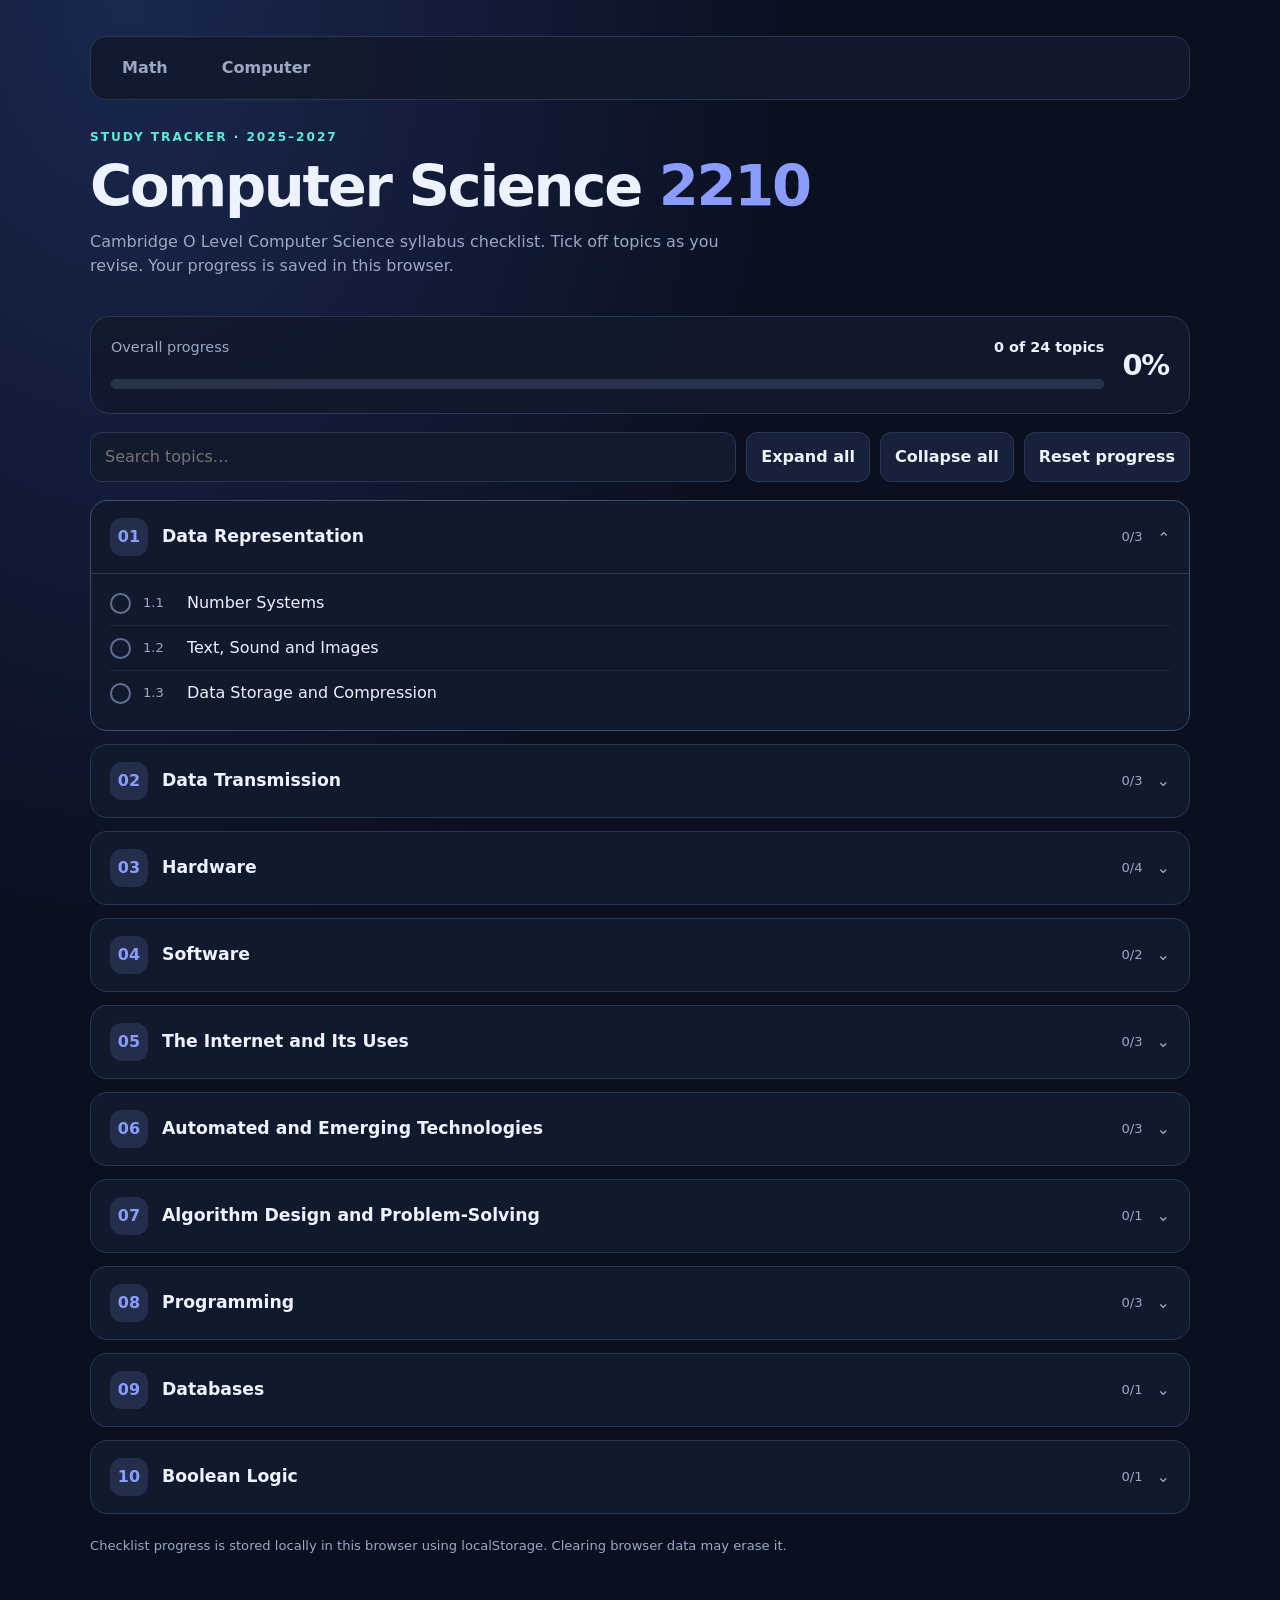
<file: Computer/index.html>
<!doctype html>
<html lang="en">
  <head>
    <meta charset="utf-8" />
    <meta name="viewport" content="width=device-width, initial-scale=1" />
    <title>Cambridge IGCSE Computer Science 2210 Checklist</title>
    <link rel="stylesheet" href="../style.css" />
  </head>
  <body>
    <div class="wrap">
      <nav class="navbar">
        <a href="/Math" class="nav-link">Math</a>
        <a href="/Computer" class="nav-link">Computer</a>
      </nav>

      <header>
        <div class="eyebrow">Study tracker · 2025–2027</div>
        <h1>Computer Science <span style="color: var(--accent)">2210</span></h1>
        <p class="subtitle">
          Cambridge O Level Computer Science syllabus checklist. Tick off topics
          as you revise. Your progress is saved in this browser.
        </p>
      </header>
      <section class="panel" aria-label="Study progress">
        <div class="stats">
          <div>
            <div class="statline">
              <span>Overall progress</span
              ><strong id="progressText">0 of 0 topics</strong>
            </div>
            <progress id="progressBar" value="0" max="100"></progress>
          </div>
          <div class="percent" id="percent">0%</div>
        </div>
      </section>
      <div class="tools">
        <input
          id="search"
          type="search"
          placeholder="Search topics…"
          aria-label="Search topics"
        />
        <button id="expandAll" type="button">Expand all</button>
        <button id="collapseAll" type="button">Collapse all</button>
        <button id="reset" type="button">Reset progress</button>
      </div>
      <div class="sections" id="sections"></div>
      <div class="empty" id="empty">
        No matching topics. The computer has successfully hidden from you.
      </div>
      <footer>
        Checklist progress is stored locally in this browser using localStorage.
        Clearing browser data may erase it.
      </footer>
    </div>
    <script>
      const syllabus = [
        {
          name: "Data Representation",
          items: [
            ["1.1", "Number Systems"],
            ["1.2", "Text, Sound and Images"],
            ["1.3", "Data Storage and Compression"],
          ],
        },
        {
          name: "Data Transmission",
          items: [
            ["2.1", "Types and Methods of Data Transmission"],
            ["2.2", "Methods of Error Detection"],
            ["2.3", "Encryption"],
          ],
        },
        {
          name: "Hardware",
          items: [
            ["3.1", "Computer Architecture"],
            ["3.2", "Input and Output Devices"],
            ["3.3", "Data Storage"],
            ["3.4", "Network Hardware"],
          ],
        },
        {
          name: "Software",
          items: [
            ["4.1", "Types of Software and Interrupts"],
            ["4.2", "Types of Programming Language, Translators and IDEs"],
          ],
        },
        {
          name: "The Internet and Its Uses",
          items: [
            ["5.1", "The Internet and the World Wide Web"],
            ["5.2", "Digital Currency"],
            ["5.3", "Cyber Security"],
          ],
        },
        {
          name: "Automated and Emerging Technologies",
          items: [
            ["6.1", "Automated Systems"],
            ["6.2", "Robotics"],
            ["6.3", "Artificial Intelligence"],
          ],
        },
        {
          name: "Algorithm Design and Problem-Solving",
          items: [["7.1", "Computational Thinking and Problem-Solving"]],
        },
        {
          name: "Programming",
          items: [
            ["8.1", "Programming Concepts"],
            ["8.2", "Arrays"],
            ["8.3", "File Handling"],
          ],
        },
        {
          name: "Databases",
          items: [["9.1", "Database Concepts and SQL"]],
        },
        {
          name: "Boolean Logic",
          items: [["10.1", "Logic Gates, Circuits and Truth Tables"]],
        },
      ];

      const STORAGE_KEY = "computer-science-2210-checklist-v1";
      let completed = new Set();
      try {
        completed = new Set(
          JSON.parse(localStorage.getItem(STORAGE_KEY) || "[]"),
        );
      } catch (e) {}
      const sections = document.getElementById("sections");
      function save() {
        try {
          localStorage.setItem(STORAGE_KEY, JSON.stringify([...completed]));
        } catch (e) {}
        updateProgress();
      }
      function updateProgress() {
        const all = syllabus.flatMap((s) => s.items.map((i) => i[0]));
        const count = all.filter((id) => completed.has(id)).length;
        const pct = all.length ? Math.round((count / all.length) * 100) : 0;
        document.getElementById("progressText").textContent =
          `${count} of ${all.length} topics`;
        document.getElementById("progressBar").value = pct;
        document.getElementById("percent").textContent = `${pct}%`;
        syllabus.forEach((s, i) => {
          const n = s.items.filter((t) => completed.has(t[0])).length;
          const el = document.querySelector(`[data-count="${i}"]`);
          if (el) el.textContent = `${n}/${s.items.length}`;
        });
      }
      function render() {
        sections.innerHTML = "";
        syllabus.forEach((section, index) => {
          const details = document.createElement("details");
          details.className = "section";
          details.open = index === 0;
          const summary = document.createElement("summary");
          summary.innerHTML = `<span class="num">${String(index + 1).padStart(2, "0")}</span><span class="section-name"></span><span class="section-count" data-count="${index}"></span><span class="chevron">⌄</span>`;
          summary.querySelector(".section-name").textContent = section.name;
          details.appendChild(summary);
          const list = document.createElement("div");
          list.className = "items";
          section.items.forEach(([id, name]) => {
            const label = document.createElement("label");
            label.className = "topic";
            label.dataset.search = (
              id +
              " " +
              name +
              " " +
              section.name
            ).toLowerCase();
            const input = document.createElement("input");
            input.type = "checkbox";
            input.checked = completed.has(id);
            input.setAttribute("aria-label", name);
            input.addEventListener("change", () => {
              input.checked ? completed.add(id) : completed.delete(id);
              save();
            });
            const code = document.createElement("span");
            code.className = "topic-code";
            code.textContent = id;
            const text = document.createElement("span");
            text.className = "topic-text";
            text.textContent = name;
            label.append(input, code, text);
            list.appendChild(label);
          });
          details.appendChild(list);
          sections.appendChild(details);
        });
        updateProgress();
      }
      document.getElementById("search").addEventListener("input", (e) => {
        const q = e.target.value.trim().toLowerCase();
        let visible = 0;
        document.querySelectorAll(".topic").forEach((row) => {
          const show = row.dataset.search.includes(q);
          row.style.display = show ? "flex" : "none";
          if (show) visible++;
        });
        document.querySelectorAll(".section").forEach((sec) => {
          const matching = [...sec.querySelectorAll(".topic")].some(
            (row) => row.style.display !== "none",
          );
          sec.style.display = matching ? "block" : "none";
          if (q && matching) sec.open = true;
        });
        document.getElementById("empty").style.display = visible
          ? "none"
          : "block";
      });
      document
        .getElementById("expandAll")
        .addEventListener("click", () =>
          document.querySelectorAll(".section").forEach((s) => (s.open = true)),
        );
      document
        .getElementById("collapseAll")
        .addEventListener("click", () =>
          document
            .querySelectorAll(".section")
            .forEach((s) => (s.open = false)),
        );
      document.getElementById("reset").addEventListener("click", () => {
        if (confirm("Clear all checked topics and reset your progress?")) {
          completed.clear();
          save();
          document
            .querySelectorAll(".topic input")
            .forEach((i) => (i.checked = false));
        }
      });
      render();
    </script>
  </body>
</html>
</file>
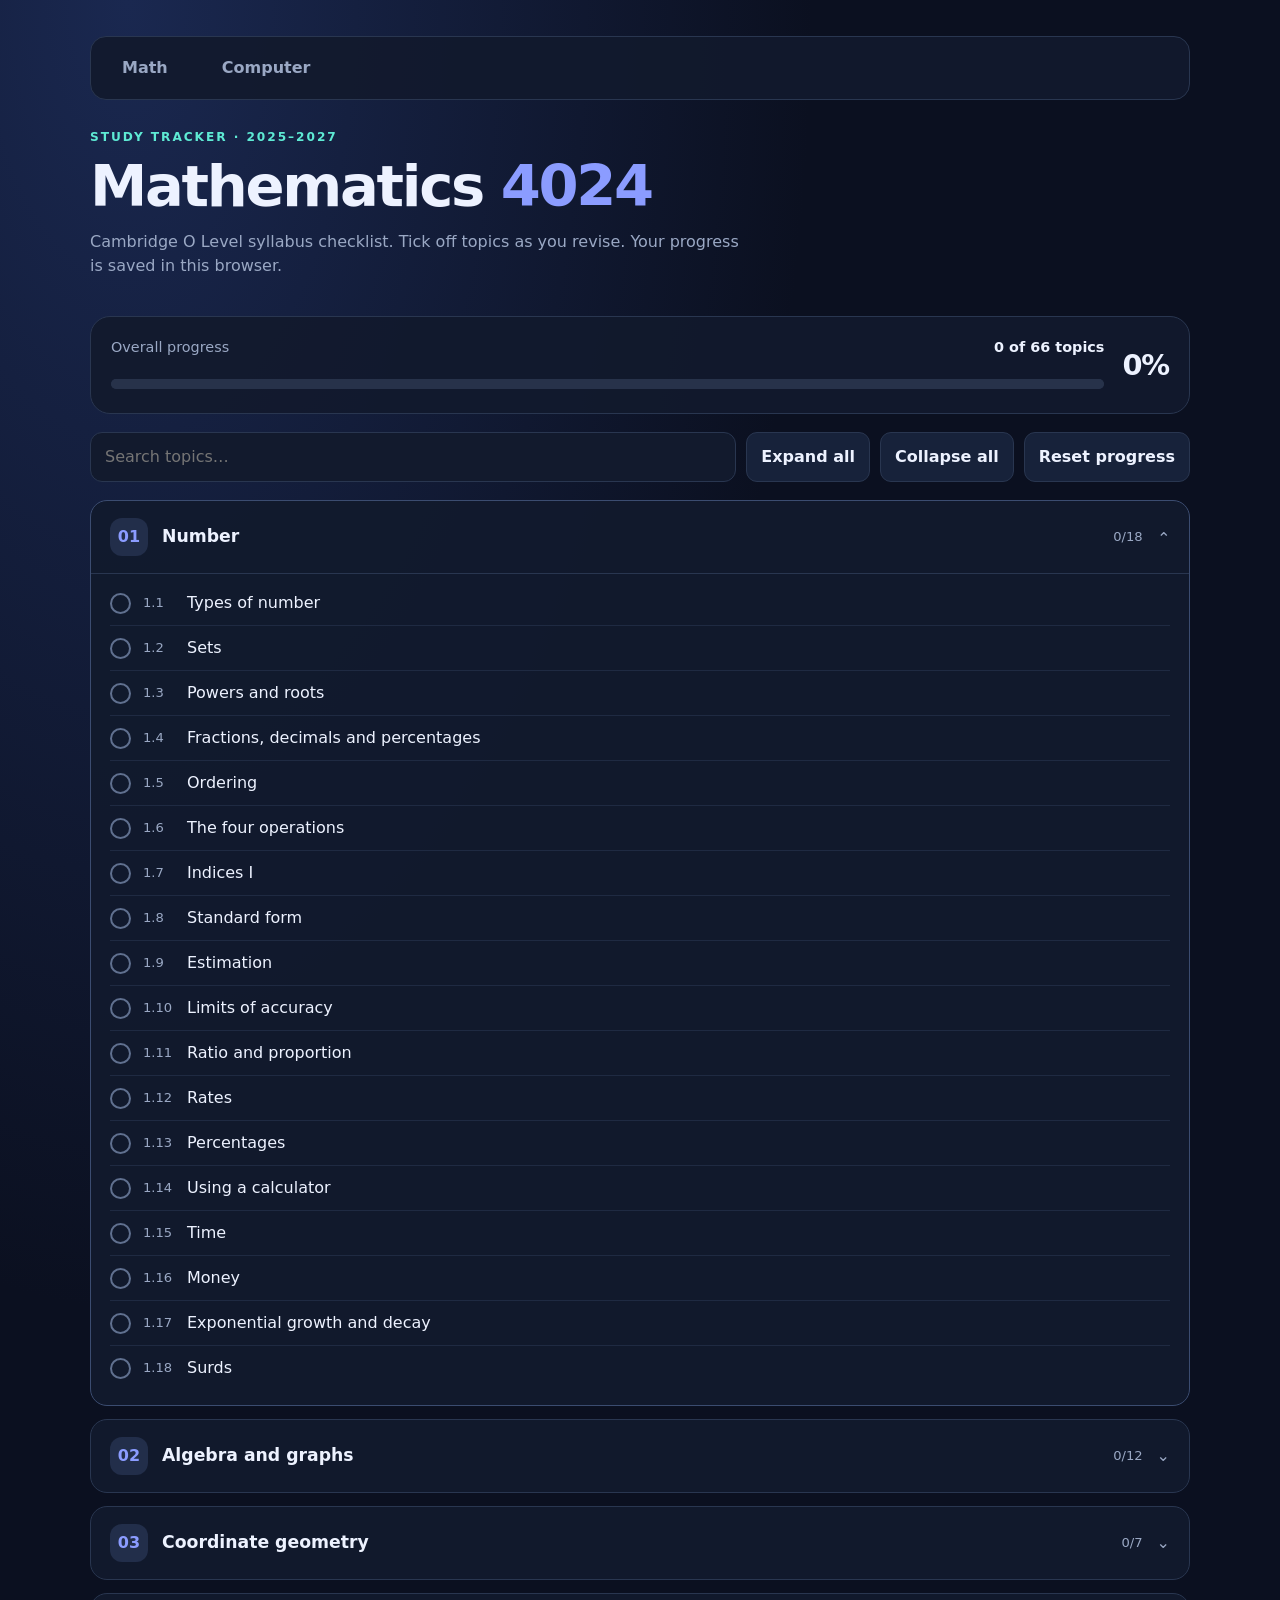
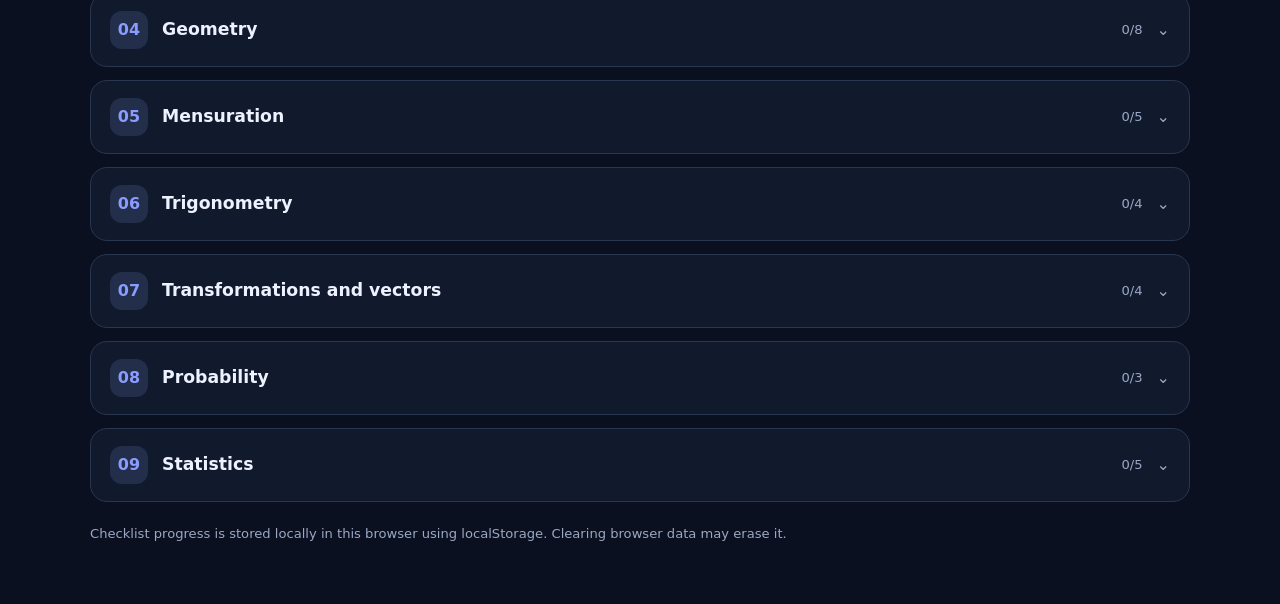
<file: Maths/index.html>
<!doctype html>
<html lang="en">
  <head>
    <meta charset="utf-8" />
    <meta name="viewport" content="width=device-width, initial-scale=1" />
    <title>Cambridge O Level Mathematics 4024 Checklist</title>
    <link rel="stylesheet" href="../style.css" />
  </head>
  <body>
    <div class="wrap">
      <nav class="navbar">
        <a href="/Math" class="nav-link">Math</a>
        <a href="/Computer" class="nav-link">Computer</a>
      </nav>

      <header>
        <div class="eyebrow">Study tracker · 2025–2027</div>
        <h1>Mathematics <span style="color: var(--accent)">4024</span></h1>
        <p class="subtitle">
          Cambridge O Level syllabus checklist. Tick off topics as you revise.
          Your progress is saved in this browser.
        </p>
      </header>
      <section class="panel" aria-label="Study progress">
        <div class="stats">
          <div>
            <div class="statline">
              <span>Overall progress</span
              ><strong id="progressText">0 of 0 topics</strong>
            </div>
            <progress id="progressBar" value="0" max="100"></progress>
          </div>
          <div class="percent" id="percent">0%</div>
        </div>
      </section>
      <div class="tools">
        <input
          id="search"
          type="search"
          placeholder="Search topics…"
          aria-label="Search topics"
        />
        <button id="expandAll" type="button">Expand all</button>
        <button id="collapseAll" type="button">Collapse all</button>
        <button id="reset" type="button">Reset progress</button>
      </div>
      <div class="sections" id="sections"></div>
      <div class="empty" id="empty">
        No matching topics. The maths has successfully hidden from you.
      </div>
      <footer>
        Checklist progress is stored locally in this browser using localStorage.
        Clearing browser data may erase it.
      </footer>
    </div>
    <script src="../script.js"></script>
  </body>
</html>
</file>
<file: style.css>
:root {
  color-scheme: dark;
  --bg: #0b1020;
  --panel: #121a2d;
  --panel2: #17223a;
  --text: #edf2ff;
  --muted: #9aa8c4;
  --line: #293650;
  --accent: #8b9cff;
  --accent2: #5eead4;
  --done: #76e0bd;
}
* {
  box-sizing: border-box;
}
body {
  margin: 0;
  background:
    radial-gradient(ellipse at 10% 0%, #1a2850 0, transparent 42%), var(--bg);
  color: var(--text);
  font:
    16px/1.5 system-ui,
    -apple-system,
    Segoe UI,
    Roboto,
    Arial,
    sans-serif;
}
.wrap {
  width: min(1100px, calc(100% - 32px));
  margin: 0 auto;
  padding: 36px 0 60px;
}
header {
  padding: 28px 0 22px;
}
.eyebrow {
  font-size: 0.76rem;
  font-weight: 800;
  letter-spacing: 0.16em;
  text-transform: uppercase;
  color: var(--accent2);
}
h1 {
  font-size: clamp(2rem, 5vw, 3.6rem);
  line-height: 1.08;
  letter-spacing: -0.04em;
  margin: 10px 0 12px;
}
.subtitle {
  color: var(--muted);
  max-width: 650px;
  margin: 0;
}
.panel {
  background: rgba(18, 26, 45, 0.92);
  border: 1px solid var(--line);
  border-radius: 20px;
  padding: 20px;
  margin: 16px 0;
}
.stats {
  display: grid;
  grid-template-columns: 1fr auto;
  gap: 18px;
  align-items: center;
}
.statline {
  display: flex;
  justify-content: space-between;
  gap: 12px;
  color: var(--muted);
  font-size: 0.9rem;
  margin-bottom: 10px;
}
.statline strong {
  color: var(--text);
}
progress {
  width: 100%;
  height: 10px;
  appearance: none;
  border: 0;
  border-radius: 99px;
  overflow: hidden;
  background: #27324a;
}
progress::-webkit-progress-bar {
  background: #27324a;
  border-radius: 99px;
}
progress::-webkit-progress-value {
  background: linear-gradient(90deg, var(--accent), var(--accent2));
  border-radius: 99px;
  transition: width 0.2s;
}
progress::-moz-progress-bar {
  background: linear-gradient(90deg, var(--accent), var(--accent2));
  border-radius: 99px;
}
.percent {
  font-size: 1.8rem;
  font-weight: 800;
  letter-spacing: -0.04em;
}
.tools {
  display: flex;
  gap: 10px;
  flex-wrap: wrap;
  margin: 18px 0;
}
input[type="search"] {
  flex: 1;
  min-width: 200px;
  background: var(--panel);
  border: 1px solid var(--line);
  border-radius: 12px;
  color: var(--text);
  padding: 12px 14px;
  font: inherit;
  outline: none;
}
input[type="search"]:focus {
  border-color: var(--accent);
}
button {
  background: var(--panel2);
  border: 1px solid var(--line);
  color: var(--text);
  border-radius: 11px;
  padding: 10px 14px;
  font: inherit;
  font-weight: 650;
  cursor: pointer;
}
button:hover {
  border-color: var(--accent);
  background: #202d49;
}
.sections {
  display: grid;
  gap: 13px;
}
details.section {
  background: rgba(18, 26, 45, 0.94);
  border: 1px solid var(--line);
  border-radius: 17px;
  overflow: hidden;
}
details.section[open] {
  border-color: #3b4c70;
}
summary {
  list-style: none;
  display: flex;
  align-items: center;
  gap: 14px;
  padding: 17px 19px;
  cursor: pointer;
  user-select: none;
}
summary::-webkit-details-marker {
  display: none;
}
.num {
  width: 38px;
  height: 38px;
  flex: 0 0 38px;
  border-radius: 12px;
  background: #222e4a;
  display: grid;
  place-items: center;
  color: var(--accent);
  font-weight: 850;
}
.section-name {
  font-weight: 800;
  font-size: 1.08rem;
  flex: 1;
}
.section-count {
  font-size: 0.82rem;
  color: var(--muted);
  white-space: nowrap;
}
.chevron {
  color: var(--muted);
  transition: transform 0.2s;
}
details[open] .chevron {
  transform: rotate(180deg);
}
.items {
  border-top: 1px solid var(--line);
  padding: 7px 19px 15px;
}
.topic {
  display: flex;
  align-items: center;
  gap: 12px;
  padding: 10px 0;
  border-bottom: 1px solid rgba(41, 54, 80, 0.6);
  cursor: pointer;
}
.topic:last-child {
  border-bottom: 0;
}
.topic input {
  appearance: none;
  -webkit-appearance: none;
  width: 21px;
  height: 21px;
  flex: 0 0 21px;
  border: 2px solid #60708f;
  border-radius: 50%;
  margin: 0;
  display: grid;
  place-content: center;
  cursor: pointer;
  background: transparent;
}
.topic input::before {
  content: "";
  width: 9px;
  height: 9px;
  border-radius: 50%;
  transform: scale(0);
  transition: transform 0.12s;
  background: #08121d;
}
.topic input:checked {
  background: var(--done);
  border-color: var(--done);
}
.topic input:checked::before {
  transform: scale(1);
}
.topic:has(input:checked) .topic-text {
  color: #8493ad;
  text-decoration: line-through;
  text-decoration-color: #65738d;
}
.topic-code {
  color: var(--muted);
  font-size: 0.82rem;
  min-width: 32px;
  font-variant-numeric: tabular-nums;
}
.topic-text {
  flex: 1;
}

.empty {
  display: none;
  text-align: center;
  color: var(--muted);
  padding: 35px;
}
footer {
  margin-top: 22px;
  color: var(--muted);
  font-size: 0.82rem;
}
@media (max-width: 560px) {
  .wrap {
    width: calc(100% - 20px);
    padding-top: 20px;
  }
  .panel {
    padding: 15px;
  }
  .stats {
    grid-template-columns: 1fr;
  }
  .percent {
    font-size: 1.4rem;
  }
  summary {
    padding: 14px;
    gap: 10px;
  }
  .items {
    padding: 5px 14px 12px;
  }
  .section-count {
    font-size: 0.75rem;
  }
  .topic {
    gap: 9px;
  }
}

.navbar {
  display: flex;
  align-items: center;
  gap: 8px;
  padding: 8px;
  background: rgba(18, 26, 45, 0.92);
  border: 1px solid var(--line);
  border-radius: 16px;
  width: auto;
}

.nav-link {
  display: inline-flex;
  align-items: center;
  justify-content: center;
  padding: 10px 22px;
  border-radius: 10px;
  color: var(--muted);
  text-decoration: none;
  font-weight: 750;
  transition:
    background 0.2s ease,
    color 0.2s ease,
    border-color 0.2s ease;
  border: 1px solid transparent;
}

.nav-link:hover {
  background: var(--panel2);
  color: var(--text);
  border-color: var(--line);
}

.nav-link.active {
  color: var(--accent2);
  background: #202d49;
  border-color: #3b4c70;
}

@media (max-width: 560px) {
  .navbar {
    width: 100%;
    gap: 6px;
  }

  .nav-link {
    flex: 1;
    padding: 10px 14px;
  }
}
</file>
